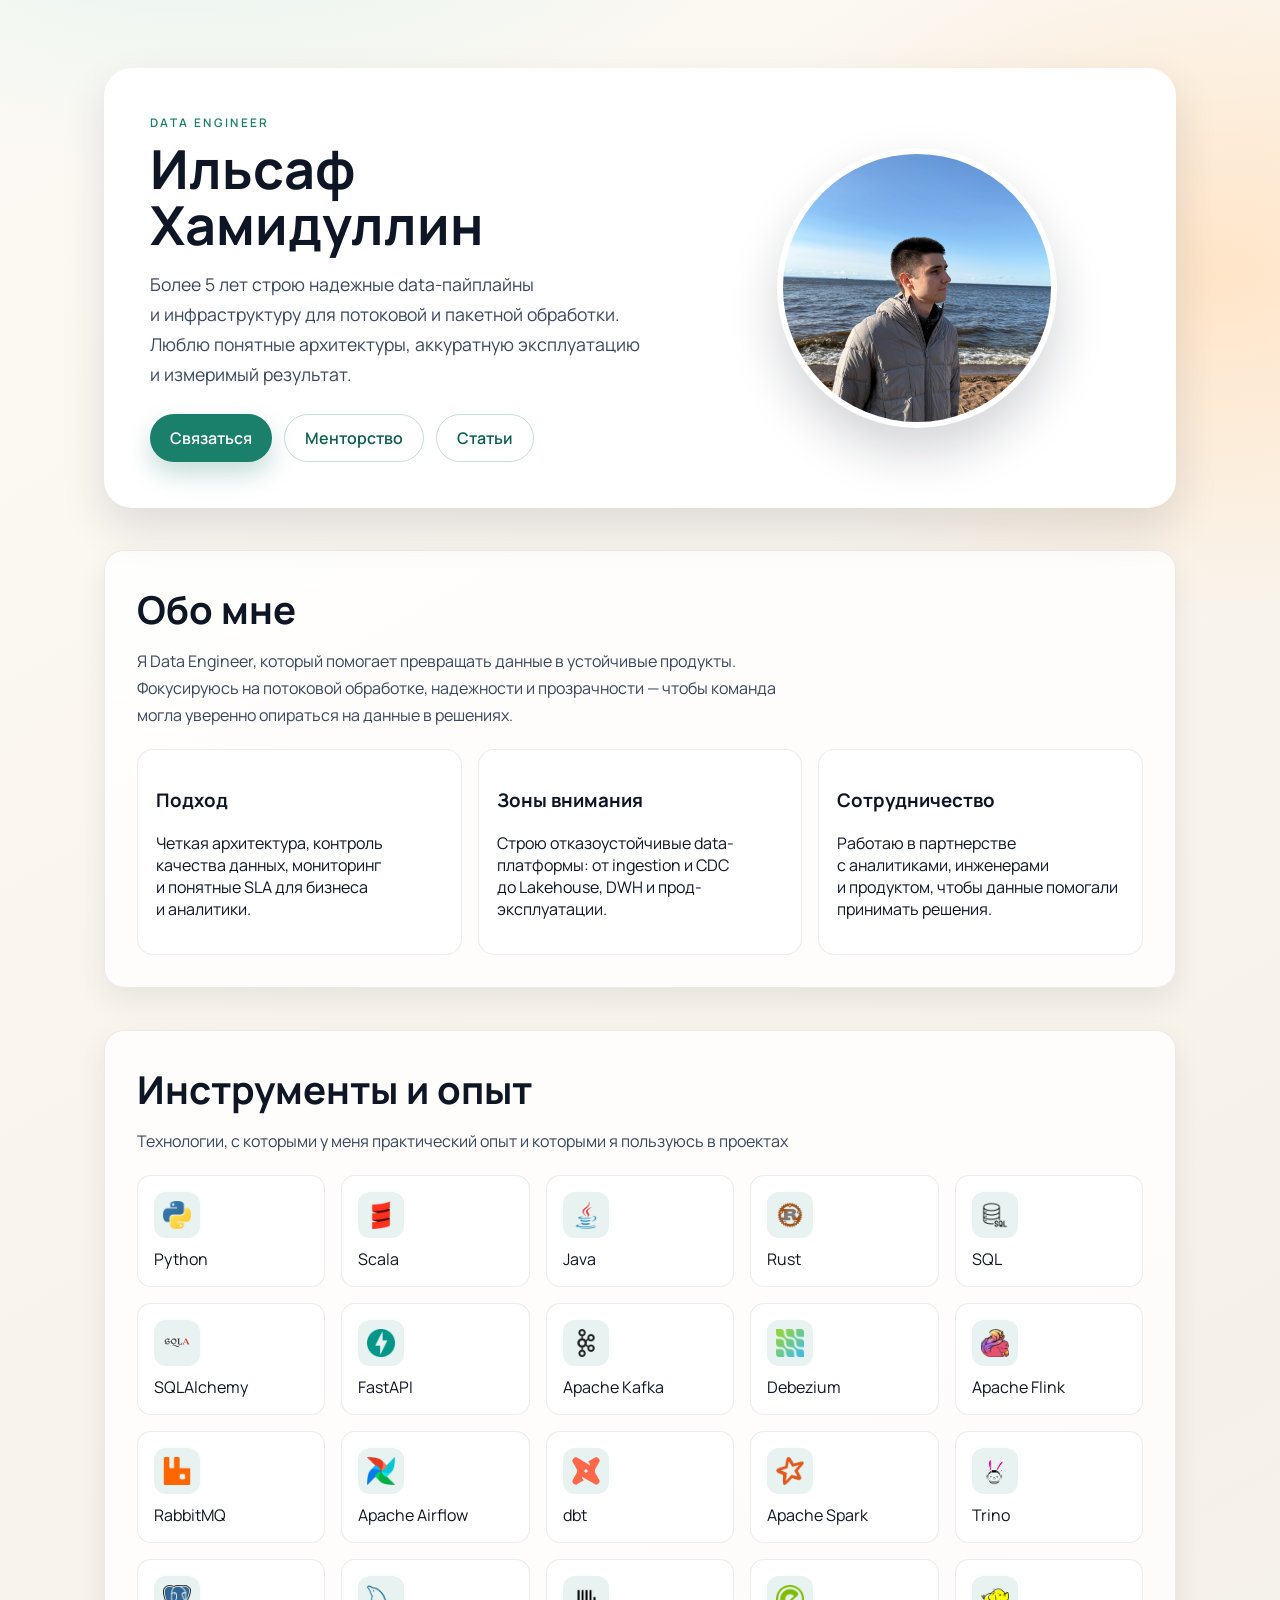
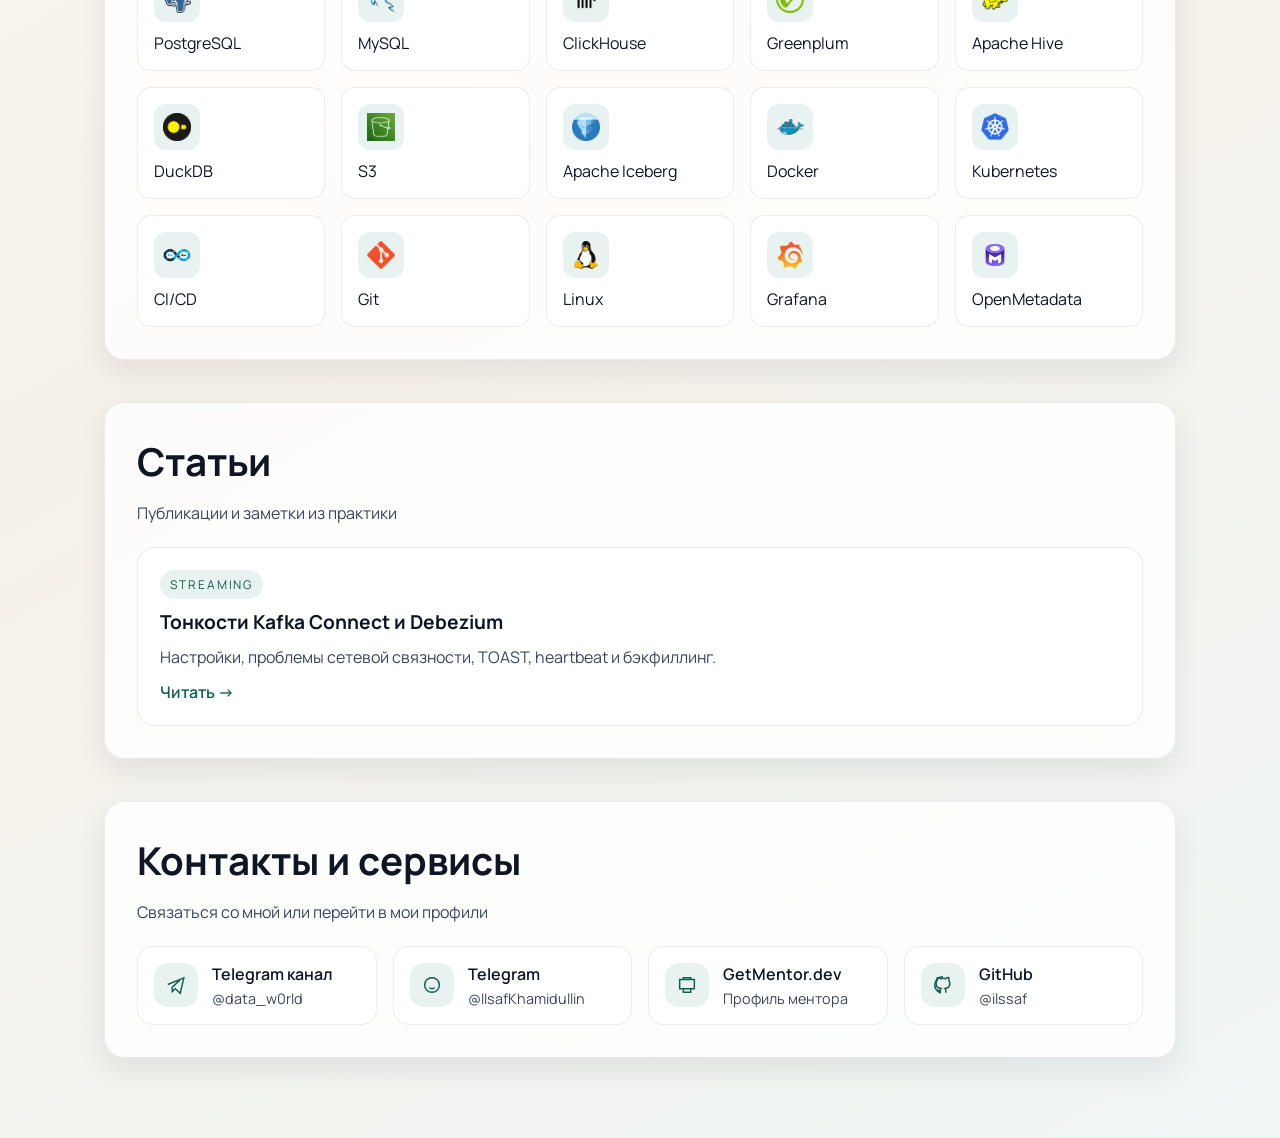
<file: index.html>
<!doctype html>
<html lang="ru">
  <head>
    <meta charset="utf-8" />
    <meta name="viewport" content="width=device-width, initial-scale=1" />
    <title>Ильсаф Хамидуллин — Data Engineer</title>
    <meta name="description" content="Портфолио Data Engineer: инструменты, статьи и контакты." />
    <link rel="icon" href="/assets/cap.png" type="image/png" />
    <link rel="stylesheet" href="/styles.css" />
    <link rel="preconnect" href="https://fonts.googleapis.com" />
    <link rel="preconnect" href="https://fonts.gstatic.com" crossorigin />
    <link href="https://fonts.googleapis.com/css2?family=Manrope:wght@300;400;500;600;700&family=Playfair+Display:wght@600;700&display=swap" rel="stylesheet" />
  </head>
  <body>
    <div class="page">
      <header class="hero">
        <div class="hero__content">
          <div class="eyebrow">Data Engineer</div>
          <h1>Ильсаф Хамидуллин</h1>
          <p class="lead">
            Более 5 лет строю надежные data-пайплайны и&nbsp;инфраструктуру для&nbsp;потоковой и&nbsp;пакетной обработки. Люблю понятные
            архитектуры, аккуратную эксплуатацию и&nbsp;измеримый результат.
          </p>
          <div class="hero__actions">
            <a class="btn" href="#contacts">Связаться</a>
            <a class="btn btn--ghost" href="/mentorship/">Менторство</a>
            <a class="btn btn--ghost" href="#articles">Статьи</a>
          </div>
        </div>
        <div class="hero__visual">
          <img class="hero__photo" src="/assets/ava.jpg" alt="Ильсаф Хамидуллин" />
        </div>
      </header>

      <section class="section" id="about">
        <div class="section__head">
          <h2>Обо мне</h2>
          <p>
            Я Data Engineer, который помогает превращать данные в&nbsp;устойчивые продукты. Фокусируюсь на&nbsp;потоковой обработке,
            надежности и&nbsp;прозрачности — чтобы команда могла уверенно опираться на&nbsp;данные в&nbsp;решениях.
          </p>
        </div>
        <div class="about__grid">
          <div class="about__card">
            <h3>Подход</h3>
            <p>Четкая архитектура, контроль качества данных, мониторинг и&nbsp;понятные SLA для&nbsp;бизнеса и&nbsp;аналитики.</p>
          </div>
          <div class="about__card">
            <h3>Зоны внимания</h3>
            <p>Строю отказоустойчивые data-платформы: от&nbsp;ingestion и&nbsp;CDC до&nbsp;Lakehouse, DWH и&nbsp;прод-эксплуатации.</p>
          </div>
          <div class="about__card">
            <h3>Сотрудничество</h3>
            <p>Работаю в&nbsp;партнерстве с&nbsp;аналитиками, инженерами и&nbsp;продуктом, чтобы данные помогали принимать решения.</p>
          </div>
        </div>
      </section>

      <section class="section" id="tools">
        <div class="section__head">
          <h2>Инструменты и&nbsp;опыт</h2>
          <p>Технологии, с&nbsp;которыми у&nbsp;меня практический опыт и&nbsp;которыми я пользуюсь в&nbsp;проектах</p>
        </div>
        <div class="tools__grid">
          <a class="tool-card" href="https://www.python.org/doc/" target="_blank" rel="noreferrer"><div class="tool-icon"><img src="/assets/tools/python.png" alt="Python" /></div><span>Python</span></a>
          <a class="tool-card" href="https://docs.scala-lang.org/" target="_blank" rel="noreferrer"><div class="tool-icon"><img src="/assets/tools/scala.png" alt="Scala" /></div><span>Scala</span></a>
          <a class="tool-card" href="https://docs.oracle.com/en/java/" target="_blank" rel="noreferrer"><div class="tool-icon"><img src="/assets/tools/java.png" alt="Java" /></div><span>Java</span></a>
          <a class="tool-card" href="https://doc.rust-lang.org/reference/" target="_blank" rel="noreferrer"><div class="tool-icon"><img src="/assets/tools/rust.png" alt="Rust" /></div><span>Rust</span></a>
          <a class="tool-card" href="https://www.postgresql.org/docs/current/sql.html" target="_blank" rel="noreferrer"><div class="tool-icon"><img src="/assets/tools/sql.png" alt="SQL" /></div><span>SQL</span></a>
          <a class="tool-card" href="https://docs.sqlalchemy.org/" target="_blank" rel="noreferrer"><div class="tool-icon"><img src="/assets/tools/sqlalchemy.svg" alt="SQLAlchemy" /></div><span>SQLAlchemy</span></a>
          <a class="tool-card" href="https://fastapi.tiangolo.com/" target="_blank" rel="noreferrer"><div class="tool-icon"><img src="/assets/tools/fastapi.png" alt="FastAPI" /></div><span>FastAPI</span></a>
          <a class="tool-card" href="https://kafka.apache.org/documentation" target="_blank" rel="noreferrer"><div class="tool-icon"><img src="/assets/tools/apache-kafka.png" alt="Apache Kafka" /></div><span>Apache Kafka</span></a>
          <a class="tool-card" href="https://debezium.io/documentation/" target="_blank" rel="noreferrer"><div class="tool-icon"><img src="/assets/tools/debezium.png" alt="Debezium" /></div><span>Debezium</span></a>
          <a class="tool-card" href="https://nightlies.apache.org/flink/flink-docs-release-1.19/" target="_blank" rel="noreferrer"><div class="tool-icon"><img src="/assets/tools/flink.png" alt="Apache Flink" /></div><span>Apache Flink</span></a>
          <a class="tool-card" href="https://www.rabbitmq.com/docs" target="_blank" rel="noreferrer"><div class="tool-icon"><img src="/assets/tools/rabbitmq.png" alt="RabbitMQ" /></div><span>RabbitMQ</span></a>
          <a class="tool-card" href="https://airflow.apache.org/docs/" target="_blank" rel="noreferrer"><div class="tool-icon"><img src="/assets/tools/apache-airflow.png" alt="Apache Airflow" /></div><span>Apache Airflow</span></a>
          <a class="tool-card" href="https://docs.getdbt.com/" target="_blank" rel="noreferrer"><div class="tool-icon"><img src="/assets/tools/dbt.svg" alt="dbt" /></div><span>dbt</span></a>
          <a class="tool-card" href="https://spark.apache.org/documentation" target="_blank" rel="noreferrer"><div class="tool-icon"><img src="/assets/tools/apache-spark.png" alt="Apache Spark" /></div><span>Apache Spark</span></a>
          <a class="tool-card" href="https://trino.io/docs/current/" target="_blank" rel="noreferrer"><div class="tool-icon"><img src="/assets/tools/trino.png" alt="Trino" /></div><span>Trino</span></a>
          <a class="tool-card" href="https://www.postgresql.org/docs/" target="_blank" rel="noreferrer"><div class="tool-icon"><img src="/assets/tools/postgresql.png" alt="PostgreSQL" /></div><span>PostgreSQL</span></a>
          <a class="tool-card" href="https://dev.mysql.com/doc/" target="_blank" rel="noreferrer"><div class="tool-icon"><img src="/assets/tools/mysql.png" alt="MySQL" /></div><span>MySQL</span></a>
          <a class="tool-card" href="https://clickhouse.com/docs/en" target="_blank" rel="noreferrer"><div class="tool-icon"><img src="/assets/tools/clickhouse.png" alt="ClickHouse" /></div><span>ClickHouse</span></a>
          <a class="tool-card" href="https://docs.vmware.com/en/VMware-Greenplum/index.html" target="_blank" rel="noreferrer"><div class="tool-icon"><img src="/assets/tools/greenplum.png" alt="Greenplum" /></div><span>Greenplum</span></a>
          <a class="tool-card" href="https://cwiki.apache.org/confluence/display/Hive/LanguageManual" target="_blank" rel="noreferrer"><div class="tool-icon"><img src="/assets/tools/apache-hive.png" alt="Apache Hive" /></div><span>Apache Hive</span></a>
          <a class="tool-card" href="https://duckdb.org/docs/" target="_blank" rel="noreferrer"><div class="tool-icon"><img src="/assets/tools/duckdb.png" alt="DuckDB" /></div><span>DuckDB</span></a>
          <a class="tool-card" href="https://aws.amazon.com/documentation-overview/s3/" target="_blank" rel="noreferrer"><div class="tool-icon"><img src="/assets/tools/s3.png" alt="S3" /></div><span>S3</span></a>
          <a class="tool-card" href="https://iceberg.apache.org/docs/1.4.2/docs/" target="_blank" rel="noreferrer"><div class="tool-icon"><img src="/assets/tools/apache-iceberg.png" alt="Apache Iceberg" /></div><span>Apache Iceberg</span></a>
          <a class="tool-card" href="https://docs.docker.com/" target="_blank" rel="noreferrer"><div class="tool-icon"><img src="/assets/tools/docker.png" alt="Docker" /></div><span>Docker</span></a>
          <a class="tool-card" href="https://kubernetes.io/docs/" target="_blank" rel="noreferrer"><div class="tool-icon"><img src="/assets/tools/kubernetes.png" alt="Kubernetes" /></div><span>Kubernetes</span></a>
          <a class="tool-card" href="https://docs.github.com/en/actions/" target="_blank" rel="noreferrer"><div class="tool-icon"><img src="/assets/tools/ci-cd.png" alt="CI/CD" /></div><span>CI/CD</span></a>
          <a class="tool-card" href="https://git-scm.com/docs/git" target="_blank" rel="noreferrer"><div class="tool-icon"><img src="/assets/tools/git.png" alt="Git" /></div><span>Git</span></a>
          <a class="tool-card" href="https://www.kernel.org/doc/man-pages/" target="_blank" rel="noreferrer"><div class="tool-icon"><img src="/assets/tools/linux.png" alt="Linux" /></div><span>Linux</span></a>
          <a class="tool-card" href="https://grafana.com/docs/grafana/latest/" target="_blank" rel="noreferrer"><div class="tool-icon"><img src="/assets/tools/grafana.svg" alt="Grafana" /></div><span>Grafana</span></a>
          <a class="tool-card" href="https://docs.open-metadata.org/" target="_blank" rel="noreferrer"><div class="tool-icon"><img src="/assets/tools/openmetadata.png" alt="OpenMetadata" /></div><span>OpenMetadata</span></a>
        </div>
        
      </section>

      <section class="section" id="articles">
        <div class="section__head">
          <h2>Статьи</h2>
          <p>Публикации и&nbsp;заметки из&nbsp;практики</p>
        </div>
        <div class="articles__grid">
          <a class="article-card" href="/debezium/">
            <div class="article-card__tag">Streaming</div>
            <h3>Тонкости Kafka Connect и&nbsp;Debezium</h3>
            <p>Настройки, проблемы сетевой связности, TOAST, heartbeat и&nbsp;бэкфиллинг.</p>
            <span class="article-card__cta">Читать →</span>
          </a>
        </div>
      </section>

      <section class="section" id="contacts">
        <div class="section__head">
          <h2>Контакты и&nbsp;сервисы</h2>
          <p>Связаться со мной или&nbsp;перейти в&nbsp;мои профили</p>
        </div>
        <div class="contacts__grid">
          <a class="contact-card" href="https://t.me/data_w0rld" target="_blank" rel="noreferrer">
            <div class="contact-icon" aria-hidden="true">
              <svg viewBox="0 0 24 24" fill="none" stroke="currentColor" stroke-width="1.6">
                <path d="M3 11.5l17.5-7.2-3.9 16.8-5.4-5-3.3 3.1v-4.7l8.5-8.1" />
              </svg>
            </div>
            <div>
              <div class="contact-title">Telegram канал</div>
              <div class="contact-meta">@data_w0rld</div>
            </div>
          </a>
          <a class="contact-card" href="https://t.me/IlsafKhamidullin" target="_blank" rel="noreferrer">
            <div class="contact-icon" aria-hidden="true">
              <svg viewBox="0 0 24 24" fill="none" stroke="currentColor" stroke-width="1.6">
                <path d="M4 12a8 8 0 1 0 16 0 8 8 0 0 0-16 0Z" />
                <path d="M9 15c.7.7 1.7 1 3 1s2.3-.3 3-1" />
                <path d="M9 10h.01M15 10h.01" />
              </svg>
            </div>
            <div>
              <div class="contact-title">Telegram</div>
              <div class="contact-meta">@IlsafKhamidullin</div>
            </div>
          </a>
          <a class="contact-card" href="https://getmentor.dev/mentor/ilsaf-hamidullin-6984" target="_blank" rel="noreferrer">
            <div class="contact-icon" aria-hidden="true">
              <svg viewBox="0 0 24 24" fill="none" stroke="currentColor" stroke-width="1.6">
                <path d="M4 6h16v10H4z" />
                <path d="M8 6V4h8v2" />
                <path d="M8 16v4h8v-4" />
              </svg>
            </div>
            <div>
              <div class="contact-title">GetMentor.dev</div>
              <div class="contact-meta">Профиль ментора</div>
            </div>
          </a>
          <a class="contact-card" href="https://github.com/ilssaf" target="_blank" rel="noreferrer">
            <div class="contact-icon" aria-hidden="true">
              <svg viewBox="0 0 24 24" fill="none" stroke="currentColor" stroke-width="1.6">
                <path d="M12 3a9 9 0 0 0-3 17.5V18c-2.2.5-3.3-1-3.3-1" />
                <path d="M15 20.5v-2.6c0-.9-.3-1.5-.8-2 2.6-.3 5.3-1.3 5.3-5.8a4.5 4.5 0 0 0-1.2-3.1 4 4 0 0 0-.1-3.1s-1-.3-3.2 1.2a11 11 0 0 0-6 0C6.8 3.6 5.8 4 5.8 4a4 4 0 0 0-.1 3.1A4.5 4.5 0 0 0 4.5 10c0 4.5 2.7 5.5 5.3 5.8-.5.5-.8 1.1-.8 2v2.7" />
              </svg>
            </div>
            <div>
              <div class="contact-title">GitHub</div>
              <div class="contact-meta">@ilssaf</div>
            </div>
          </a>
        </div>
      </section>
    </div>
  </body>
</html>
</file>
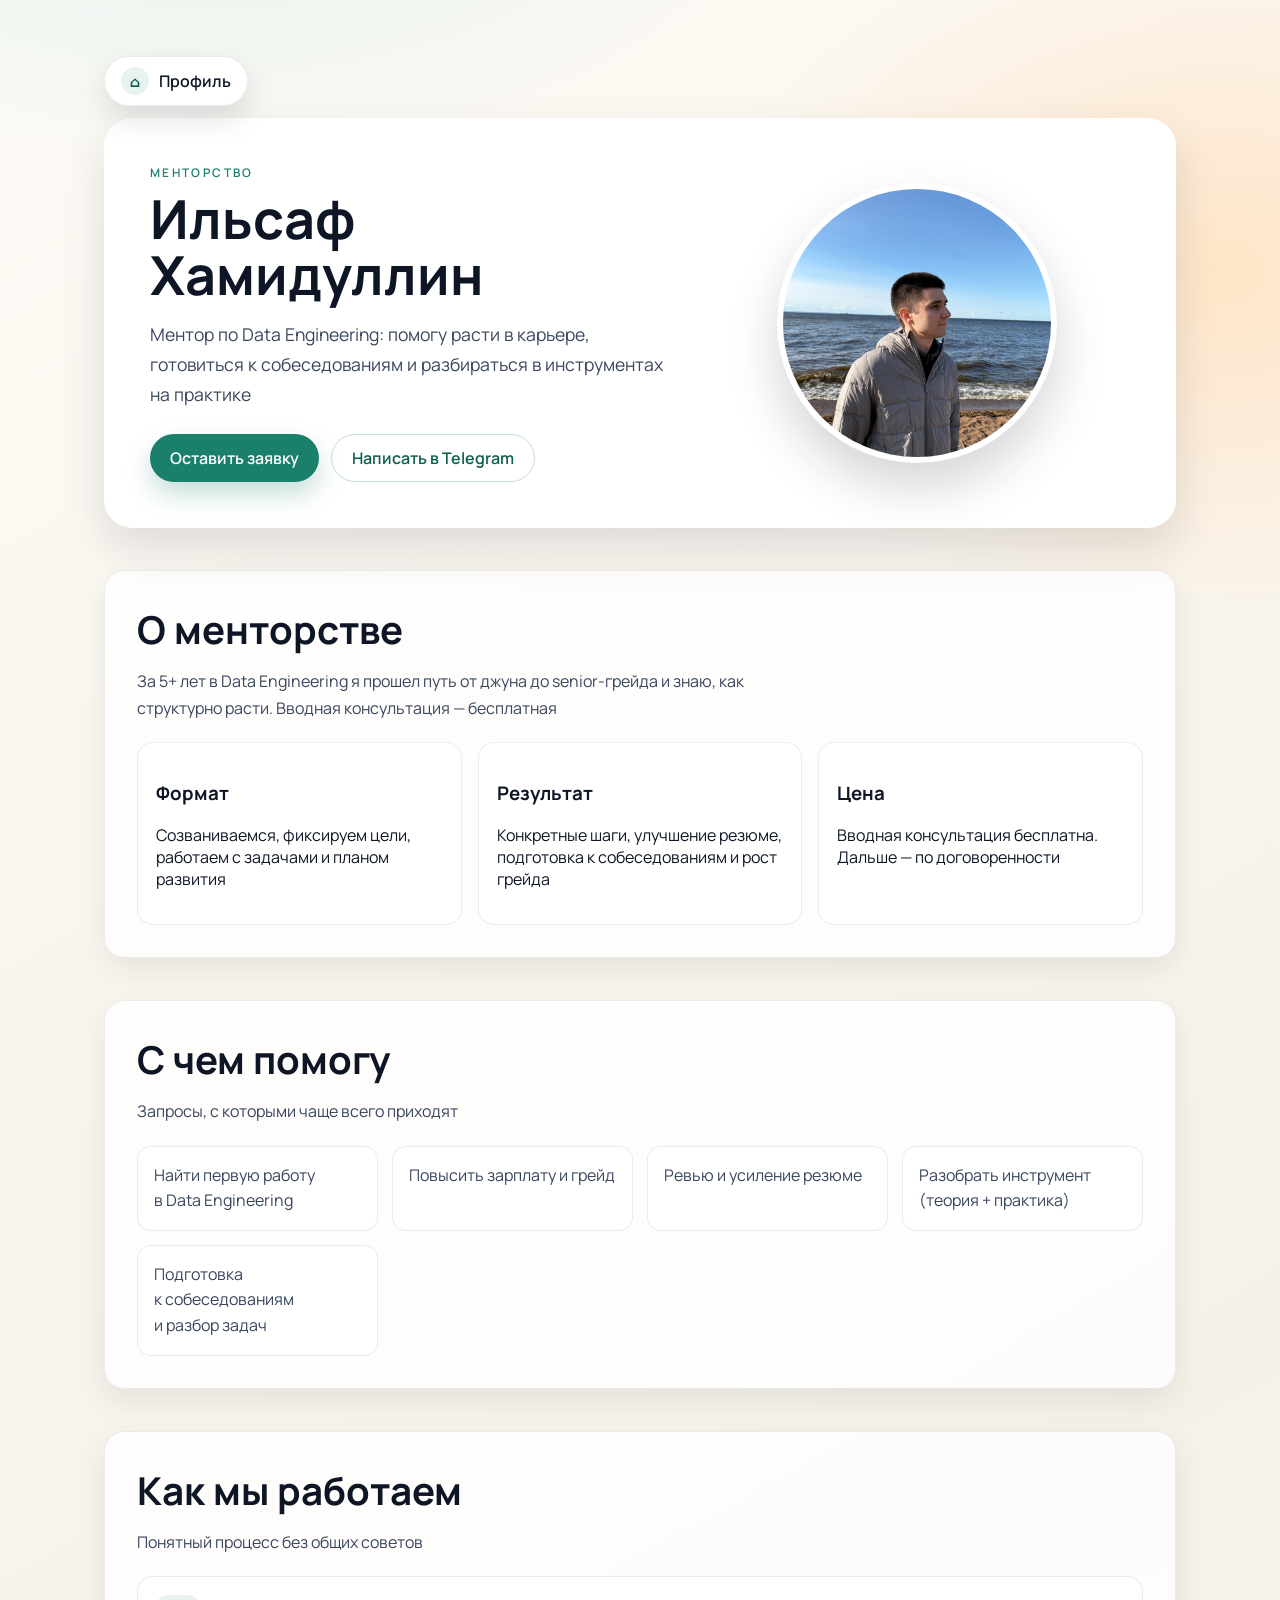
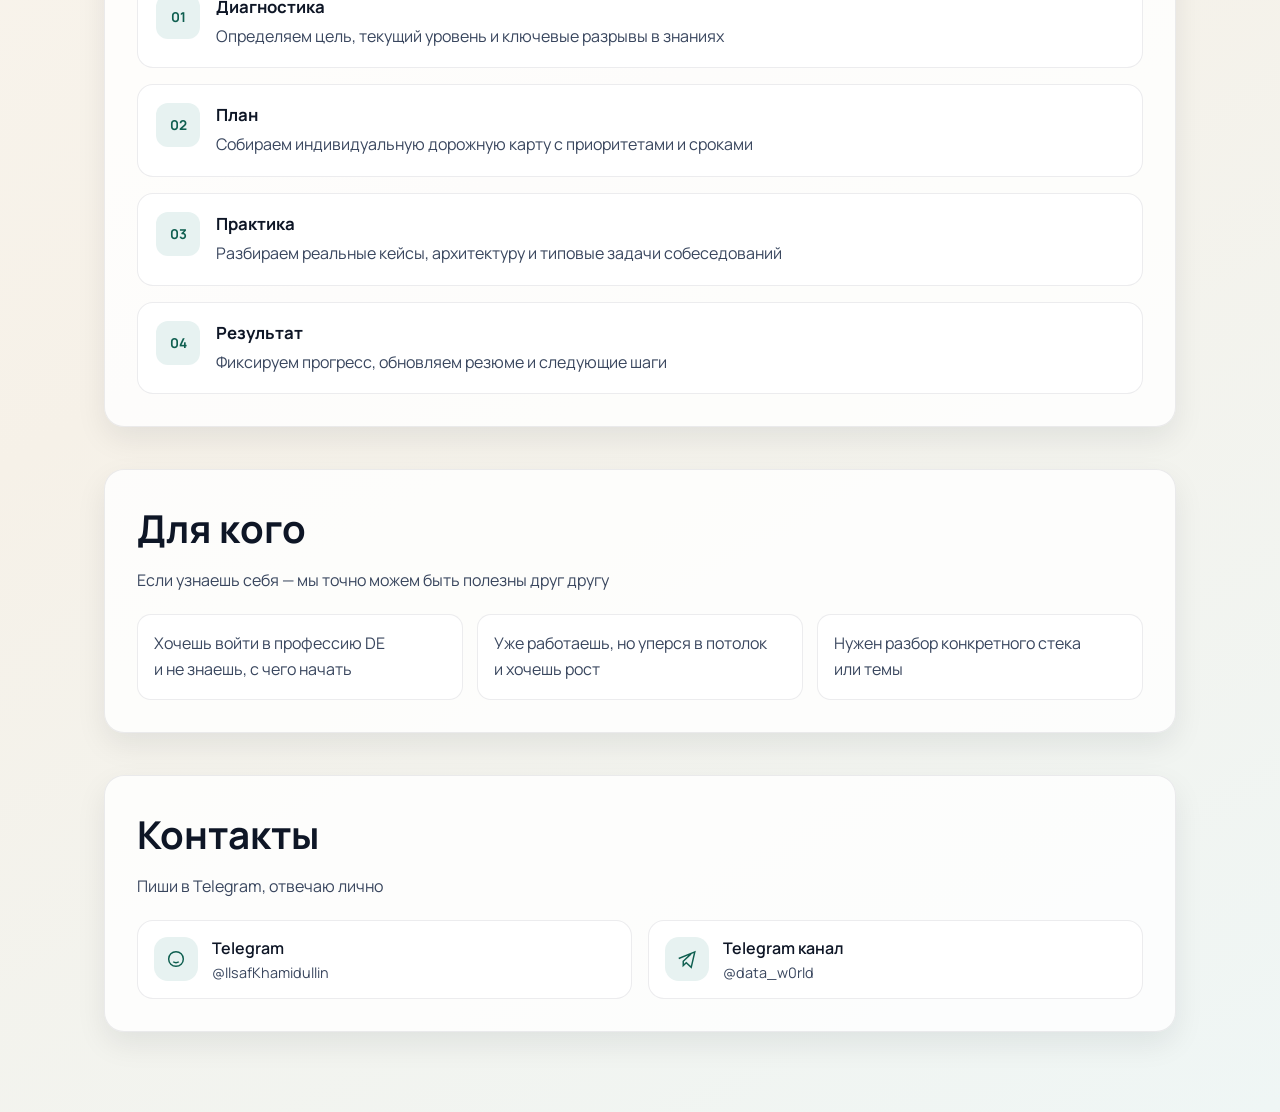
<file: mentorship/index.html>
<!doctype html>
<html lang="ru">
  <head>
    <meta charset="utf-8" />
    <meta name="viewport" content="width=device-width, initial-scale=1" />
    <title>Менторство по&nbsp;Data Engineering — Ильсаф Хамидуллин</title>
    <meta name="description" content="Менторство по Data Engineering: карьера, собеседования, архитектура и рост." />
    <link rel="icon" href="/mentorship/assets/icon.png" type="image/png" />
    <link rel="stylesheet" href="/styles.css" />
    <link rel="preconnect" href="https://fonts.googleapis.com" />
    <link rel="preconnect" href="https://fonts.gstatic.com" crossorigin />
    <link href="https://fonts.googleapis.com/css2?family=Manrope:wght@300;400;500;600;700&display=swap" rel="stylesheet" />
  </head>
  <body>
    <div class="page">
      <a class="profile-link" href="/" aria-label="Перейти в профиль">
        <span class="profile-link__icon" aria-hidden="true">⌂</span>
        Профиль
      </a>

      <header class="hero">
        <div class="hero__content">
          <div class="eyebrow">Менторство</div>
          <h1>Ильсаф Хамидуллин</h1>
          <p class="lead">
            Ментор по&nbsp;Data Engineering: помогу расти в&nbsp;карьере, готовиться к&nbsp;собеседованиям и&nbsp;разбираться
            в&nbsp;инструментах на&nbsp;практике
          </p>
          <div class="hero__actions">
            <a class="btn" href="https://getmentor.dev/mentor/ilsaf-hamidullin-6984" target="_blank" rel="noreferrer">Оставить заявку</a>
            <a class="btn btn--ghost" href="#contacts">Написать в&nbsp;Telegram</a>
          </div>
        </div>
        <div class="hero__visual">
          <img class="hero__photo" src="/assets/ava.jpg" alt="Ильсаф Хамидуллин" />
        </div>
      </header>

      <section class="section" id="about">
        <div class="section__head">
          <h2>О&nbsp;менторстве</h2>
          <p>
            За&nbsp;5+ лет в&nbsp;Data Engineering я прошел путь от&nbsp;джуна до&nbsp;senior-грейда и&nbsp;знаю, как
            структурно расти. Вводная консультация — бесплатная
          </p>
        </div>
        <div class="about__grid">
          <div class="about__card">
            <h3>Формат</h3>
            <p>Созваниваемся, фиксируем цели, работаем с&nbsp;задачами и&nbsp;планом развития</p>
          </div>
          <div class="about__card">
            <h3>Результат</h3>
            <p>Конкретные шаги, улучшение резюме, подготовка к&nbsp;собеседованиям и&nbsp;рост грейда</p>
          </div>
          <div class="about__card">
            <h3>Цена</h3>
            <p>Вводная консультация бесплатна. Дальше — по&nbsp;договоренности</p>
          </div>
        </div>
      </section>

      <section class="section" id="help">
        <div class="section__head">
          <h2>С&nbsp;чем помогу</h2>
          <p>Запросы, с&nbsp;которыми чаще всего приходят</p>
        </div>
        <div class="list-grid">
          <div class="list-card">Найти первую работу в&nbsp;Data Engineering</div>
          <div class="list-card">Повысить зарплату и&nbsp;грейд</div>
          <div class="list-card">Ревью и&nbsp;усиление резюме</div>
          <div class="list-card">Разобрать инструмент (теория + практика)</div>
          <div class="list-card">Подготовка к&nbsp;собеседованиям и&nbsp;разбор задач</div>
        </div>
      </section>

      <section class="section" id="process">
        <div class="section__head">
          <h2>Как мы работаем</h2>
          <p>Понятный процесс без&nbsp;общих советов</p>
        </div>
        <div class="roadmap">
          <div class="roadmap__item">
            <div class="roadmap__step">01</div>
            <div>
              <h3>Диагностика</h3>
              <p>Определяем цель, текущий уровень и&nbsp;ключевые разрывы в&nbsp;знаниях</p>
            </div>
          </div>
          <div class="roadmap__item">
            <div class="roadmap__step">02</div>
            <div>
              <h3>План</h3>
              <p>Собираем индивидуальную дорожную карту с&nbsp;приоритетами и&nbsp;сроками</p>
            </div>
          </div>
          <div class="roadmap__item">
            <div class="roadmap__step">03</div>
            <div>
              <h3>Практика</h3>
              <p>Разбираем реальные кейсы, архитектуру и&nbsp;типовые задачи собеседований</p>
            </div>
          </div>
          <div class="roadmap__item">
            <div class="roadmap__step">04</div>
            <div>
              <h3>Результат</h3>
              <p>Фиксируем прогресс, обновляем резюме и&nbsp;следующие шаги</p>
            </div>
          </div>
        </div>
      </section>

      <section class="section" id="audience">
        <div class="section__head">
          <h2>Для кого</h2>
          <p>Если узнаешь себя — мы точно можем быть полезны друг другу</p>
        </div>
        <div class="list-grid">
          <div class="list-card">Хочешь войти в&nbsp;профессию DE и&nbsp;не&nbsp;знаешь, с&nbsp;чего начать</div>
          <div class="list-card">Уже работаешь, но&nbsp;уперся в&nbsp;потолок и&nbsp;хочешь рост</div>
          <div class="list-card">Нужен разбор конкретного стека или&nbsp;темы</div>
        </div>
      </section>

      <section class="section" id="contacts">
        <div class="section__head">
          <h2>Контакты</h2>
          <p>Пиши в&nbsp;Telegram, отвечаю лично</p>
        </div>
        <div class="contacts__grid">
          <a class="contact-card" href="https://t.me/IlsafKhamidullin" target="_blank" rel="noreferrer">
            <div class="contact-icon" aria-hidden="true">
              <svg viewBox="0 0 24 24" fill="none" stroke="currentColor" stroke-width="1.6">
                <path d="M4 12a8 8 0 1 0 16 0 8 8 0 0 0-16 0Z" />
                <path d="M9 15c.7.7 1.7 1 3 1s2.3-.3 3-1" />
                <path d="M9 10h.01M15 10h.01" />
              </svg>
            </div>
            <div>
              <div class="contact-title">Telegram</div>
              <div class="contact-meta">@IlsafKhamidullin</div>
            </div>
          </a>
          <a class="contact-card" href="https://t.me/data_w0rld" target="_blank" rel="noreferrer">
            <div class="contact-icon" aria-hidden="true">
              <svg viewBox="0 0 24 24" fill="none" stroke="currentColor" stroke-width="1.6">
                <path d="M3 11.5l17.5-7.2-3.9 16.8-5.4-5-3.3 3.1v-4.7l8.5-8.1" />
              </svg>
            </div>
            <div>
              <div class="contact-title">Telegram канал</div>
              <div class="contact-meta">@data_w0rld</div>
            </div>
          </a>
        </div>
      </section>
    </div>
  </body>
</html>
</file>
<file: styles.css>
:root {
  color-scheme: light;
  --ink: #0e1626;
  --ink-soft: #39465e;
  --accent: #1a7f6b;
  --accent-strong: #0f5f50;
  --sky: #e7f2f1;
  --sand: #f8f3ea;
  --card: #ffffff;
  --border: rgba(14, 22, 38, 0.08);
  --shadow: 0 20px 45px rgba(14, 22, 38, 0.12);
  --radius: 20px;
}

* {
  box-sizing: border-box;
}

body {
  margin: 0;
  font-family: "Manrope", system-ui, -apple-system, sans-serif;
  color: var(--ink);
  background: radial-gradient(1200px 800px at 15% -10%, #d9f1eb 0%, transparent 55%),
    radial-gradient(1000px 700px at 95% 10%, #ffe5c8 0%, transparent 50%),
    linear-gradient(150deg, #fdfaf5 0%, #f6f1e8 60%, #eff6f5 100%);
  min-height: 100vh;
}

.page {
  max-width: 1120px;
  margin: 0 auto;
  padding: 56px 24px 80px;
  position: relative;
}

.profile-link {
  position: sticky;
  top: 18px;
  display: inline-flex;
  align-items: center;
  gap: 10px;
  padding: 10px 16px;
  border-radius: 999px;
  background: rgba(255, 255, 255, 0.9);
  border: 1px solid var(--border);
  color: var(--ink);
  text-decoration: none;
  font-weight: 600;
  box-shadow: 0 12px 30px rgba(11, 18, 32, 0.12);
  z-index: 2;
  backdrop-filter: blur(8px);
}

.profile-link__icon {
  width: 28px;
  height: 28px;
  border-radius: 999px;
  background: var(--sky);
  color: var(--accent-strong);
  display: grid;
  place-items: center;
  font-size: 0.9rem;
}

.hero {
  display: grid;
  grid-template-columns: minmax(0, 1.1fr) minmax(0, 0.9fr);
  gap: 32px;
  align-items: center;
  background: var(--card);
  border-radius: calc(var(--radius) + 8px);
  padding: 46px;
  box-shadow: var(--shadow);
  overflow: hidden;
  position: relative;
  animation: rise 0.8s ease;
  margin-top: 12px;
}

.hero__content {
  position: relative;
  z-index: 1;
}

.hero__visual {
  position: relative;
  min-height: 260px;
  display: grid;
  place-items: center;
}

.hero__photo {
  width: min(280px, 70vw);
  height: min(280px, 70vw);
  border-radius: 50%;
  object-fit: cover;
  border: 6px solid rgba(255, 255, 255, 0.85);
  box-shadow: 0 24px 50px rgba(14, 22, 38, 0.18);
  background: #ffffff;
}

.eyebrow {
  text-transform: uppercase;
  letter-spacing: 0.2em;
  font-size: 0.74rem;
  color: var(--accent);
  font-weight: 600;
  margin-bottom: 10px;
}

h1 {
  font-family: "Manrope", system-ui, -apple-system, sans-serif;
  font-size: clamp(2.5rem, 4.2vw, 3.6rem);
  margin: 0 0 16px;
  overflow-wrap: anywhere;
  line-height: 1.05;
}

.lead {
  font-size: 1.1rem;
  line-height: 1.7;
  color: var(--ink-soft);
  margin: 0 0 24px;
}

.hero__actions {
  display: flex;
  gap: 12px;
  flex-wrap: wrap;
}

.btn {
  display: inline-flex;
  align-items: center;
  gap: 8px;
  padding: 12px 20px;
  border-radius: 999px;
  background: var(--accent);
  color: #fff;
  text-decoration: none;
  font-weight: 600;
  box-shadow: 0 12px 24px rgba(26, 127, 107, 0.25);
  transition: transform 0.2s ease, box-shadow 0.2s ease;
}

.btn:hover {
  transform: translateY(-2px);
  box-shadow: 0 16px 30px rgba(26, 127, 107, 0.3);
}

.btn--ghost {
  background: transparent;
  color: var(--accent-strong);
  border: 1px solid rgba(26, 127, 107, 0.25);
  box-shadow: none;
}

.section {
  margin-top: 42px;
  background: rgba(255, 255, 255, 0.8);
  border-radius: var(--radius);
  padding: 32px;
  border: 1px solid var(--border);
  box-shadow: 0 12px 30px rgba(14, 22, 38, 0.08);
  animation: fadeUp 0.8s ease;
}

.section__head h2 {
  font-family: "Manrope", system-ui, -apple-system, sans-serif;
  font-size: clamp(1.8rem, 3vw, 2.4rem);
  margin: 0 0 12px;
}

.section__head p {
  color: var(--ink-soft);
  margin: 0 0 20px;
  line-height: 1.7;
}

#about .section__head p {
  max-width: 66.666%;
}

.about__grid,
.tools__grid,
.articles__grid,
.contacts__grid {
  display: grid;
  gap: 16px;
}

.about__grid {
  grid-template-columns: repeat(auto-fit, minmax(220px, 1fr));
}

.about__card {
  background: var(--card);
  border-radius: 16px;
  padding: 18px;
  border: 1px solid var(--border);
  transition: transform 0.2s ease, box-shadow 0.2s ease;
}

.about__card:hover {
  transform: translateY(-4px);
  box-shadow: 0 16px 30px rgba(14, 22, 38, 0.12);
}

.tools__grid {
  grid-template-columns: repeat(auto-fit, minmax(160px, 1fr));
}

.tool-card {
  background: var(--card);
  border-radius: 14px;
  padding: 16px;
  border: 1px solid var(--border);
  display: grid;
  gap: 10px;
  align-items: center;
  justify-items: start;
  transition: transform 0.2s ease, box-shadow 0.2s ease;
  text-decoration: none;
  color: inherit;
}

.tool-card:link,
.tool-card:visited,
.tool-card:hover,
.tool-card:active {
  color: inherit;
  text-decoration: none;
}

.tool-card:hover {
  transform: translateY(-3px);
  box-shadow: 0 14px 26px rgba(14, 22, 38, 0.12);
}

.tool-icon {
  width: 46px;
  height: 46px;
  border-radius: 12px;
  background: var(--sky);
  color: var(--accent-strong);
  font-weight: 700;
  display: grid;
  place-items: center;
  font-size: 0.75rem;
  letter-spacing: 0.06em;
}

.tool-icon img {
  width: 28px;
  height: 28px;
  object-fit: contain;
}

.tool-icon--text {
  background: var(--sky);
}

.tools__note {
  margin-top: 14px;
  color: var(--ink-soft);
  font-size: 0.95rem;
}

.articles__grid {
  grid-template-columns: repeat(auto-fit, minmax(260px, 1fr));
}

.article-card {
  background: var(--card);
  border-radius: 18px;
  padding: 22px;
  border: 1px solid var(--border);
  text-decoration: none;
  color: inherit;
  display: grid;
  gap: 10px;
  transition: transform 0.2s ease, box-shadow 0.2s ease;
}

.article-card:hover {
  transform: translateY(-4px);
  box-shadow: 0 18px 36px rgba(14, 22, 38, 0.12);
}

.article-card__tag {
  display: inline-block;
  font-size: 0.75rem;
  text-transform: uppercase;
  letter-spacing: 0.16em;
  color: var(--accent-strong);
  background: var(--sky);
  padding: 6px 10px;
  border-radius: 999px;
  width: max-content;
}

.article-card h3 {
  margin: 0;
  font-size: 1.2rem;
}

.article-card p {
  margin: 0;
  color: var(--ink-soft);
  line-height: 1.6;
}

.article-card__cta {
  font-weight: 600;
  color: var(--accent-strong);
}

.contacts__grid {
  grid-template-columns: repeat(auto-fit, minmax(220px, 1fr));
}

.list-grid {
  display: grid;
  grid-template-columns: repeat(auto-fit, minmax(220px, 1fr));
  gap: 14px;
}

.list-card {
  background: var(--card);
  border-radius: 14px;
  padding: 16px;
  border: 1px solid var(--border);
  color: var(--ink-soft);
  line-height: 1.6;
}

.steps {
  margin: 0;
  padding-left: 20px;
  color: var(--ink-soft);
  line-height: 1.7;
}

.roadmap {
  display: grid;
  gap: 16px;
}

.roadmap__item {
  display: grid;
  grid-template-columns: auto 1fr;
  gap: 16px;
  align-items: start;
  background: var(--card);
  border-radius: 16px;
  padding: 18px;
  border: 1px solid var(--border);
}

.roadmap__step {
  width: 44px;
  height: 44px;
  border-radius: 12px;
  background: var(--sky);
  color: var(--accent-strong);
  font-weight: 700;
  display: grid;
  place-items: center;
  font-size: 0.85rem;
}

.roadmap__item h3 {
  margin: 0 0 6px;
  font-size: 1.05rem;
}

.roadmap__item p {
  margin: 0;
  color: var(--ink-soft);
  line-height: 1.6;
}

.contact-card {
  display: flex;
  gap: 14px;
  align-items: center;
  background: var(--card);
  border-radius: 16px;
  padding: 16px;
  border: 1px solid var(--border);
  text-decoration: none;
  color: inherit;
  transition: transform 0.2s ease, box-shadow 0.2s ease;
}

.contact-card:hover {
  transform: translateY(-3px);
  box-shadow: 0 14px 26px rgba(14, 22, 38, 0.12);
}

.contact-icon {
  width: 44px;
  height: 44px;
  border-radius: 14px;
  background: var(--sky);
  color: var(--accent-strong);
  display: grid;
  place-items: center;
}

.contact-icon svg {
  width: 22px;
  height: 22px;
}

.contact-title {
  font-weight: 600;
  margin-bottom: 4px;
}

.contact-meta {
  color: var(--ink-soft);
  font-size: 0.9rem;
}

@keyframes rise {
  from {
    opacity: 0;
    transform: translateY(16px);
  }
  to {
    opacity: 1;
    transform: translateY(0);
  }
}

@keyframes fadeUp {
  from {
    opacity: 0;
    transform: translateY(12px);
  }
  to {
    opacity: 1;
    transform: translateY(0);
  }
}

@media (max-width: 900px) {
  .hero {
    grid-template-columns: 1fr;
  }

  .hero__visual {
    min-height: 200px;
  }
}

@media (max-width: 640px) {
  .page {
    padding: 32px 18px 60px;
  }

  .section {
    padding: 24px;
  }

  .tools__grid {
    grid-template-columns: repeat(2, minmax(0, 1fr));
  }

  .tool-card {
    padding: 12px;
    gap: 8px;
  }

  .tool-icon {
    width: 40px;
    height: 40px;
  }

  .tool-icon img {
    width: 24px;
    height: 24px;
  }

  #about .section__head p {
    max-width: 100%;
  }
}
</file>
